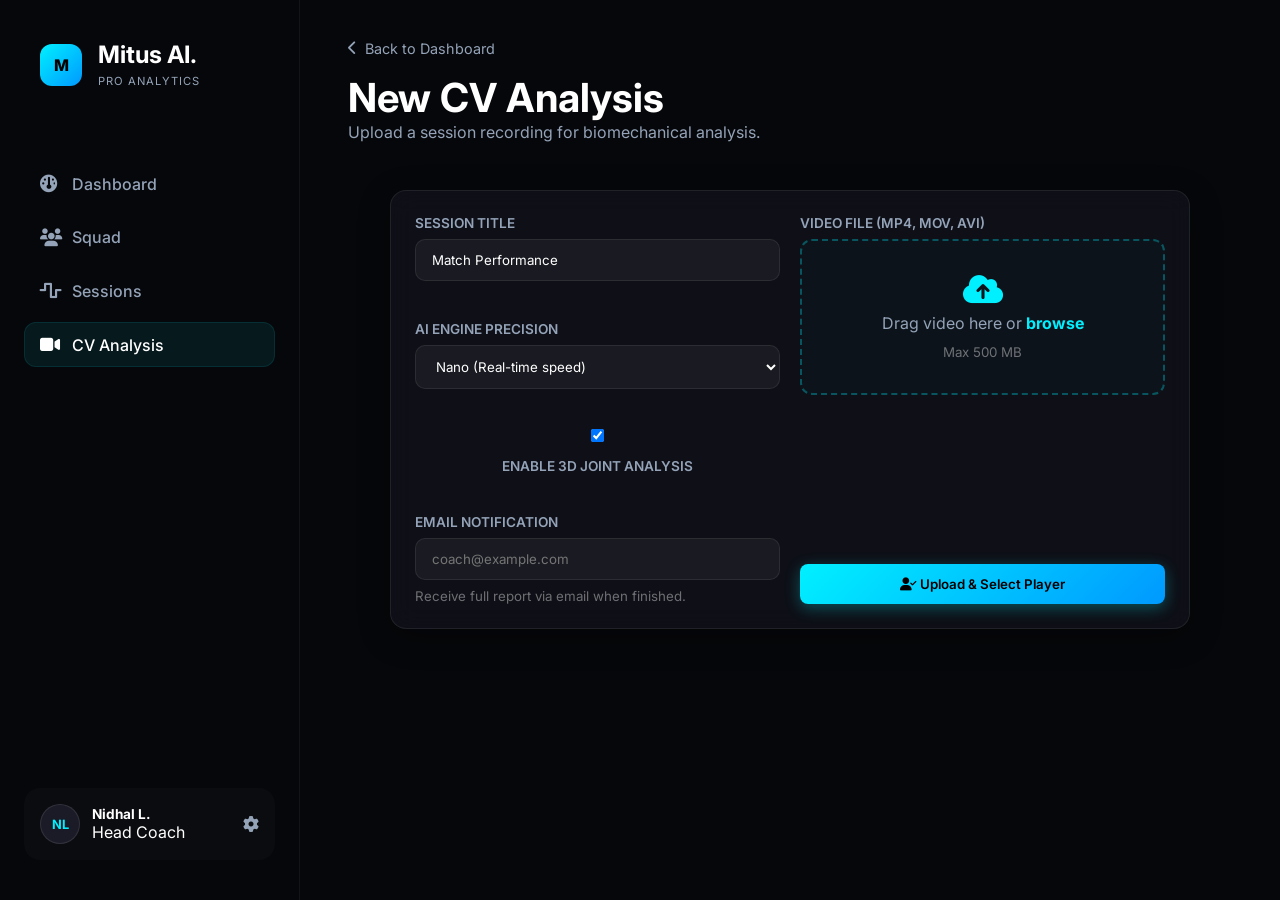
<file: dashboard/index.html>
<!DOCTYPE html>
<html lang="en">
<head>
    <meta charset="UTF-8">
    <meta name="viewport" content="width=device-width, initial-scale=1.0">
    <title>Mitus AI - CV Analysis</title>
    <!-- Fonts -->
    <link rel="preconnect" href="https://fonts.googleapis.com">
    <link rel="preconnect" href="https://fonts.gstatic.com" crossorigin>
    <link href="https://fonts.googleapis.com/css2?family=Inter:wght@300;400;500;600;700;800&family=Outfit:wght@400;600;800&display=swap" rel="stylesheet">
    <!-- Icons -->
    <link rel="stylesheet" href="https://cdnjs.cloudflare.com/ajax/libs/font-awesome/6.4.0/css/all.min.css">
    <link rel="stylesheet" href="dashboard.css">
    <style>
        .fade-in { animation: fadeIn 0.6s cubic-bezier(0.16, 1, 0.3, 1) forwards; }
        @keyframes fadeIn { from { opacity: 0; transform: translateY(20px); } to { opacity: 1; transform: translateY(0); } }
        
        .upload-card { max-width: 800px; margin: 2rem auto; width: 100%; }
        .selection-view { display: none; width: 100%; max-width: 960px; margin: 0 auto; }
        .preview-wrap { position: relative; border-radius: 12px; overflow: hidden; border: 1px solid rgba(0, 240, 255, 0.2); cursor: crosshair; }
        .preview-wrap img { width: 100%; display: block; vertical-align: top; }
        .candidate-row { display: flex; flex-wrap: wrap; gap: 0.5rem; margin: 1rem 0; }
        .candidate-btn { padding: 0.5rem 1rem; border-radius: 8px; border: 1px solid rgba(0, 240, 255, 0.35); background: rgba(0, 240, 255, 0.08); color: var(--text-primary); cursor: pointer; }
        .candidate-btn.selected { border-color: var(--accent-neon); background: rgba(0, 240, 255, 0.2); }
        .processing-view { display: none; flex-direction: column; align-items: center; justify-content: center; flex: 1; text-align: center; }
        .loading-ring-large { width: 150px; height: 150px; border: 4px solid rgba(0, 240, 255, 0.05); border-top: 4px solid var(--accent-neon); border-radius: 50%; animation: spin 1s linear infinite; margin-bottom: 3rem; position: relative; box-shadow: 0 0 40px rgba(0, 240, 255, 0.1); }
        .loading-ring-large::after { content: ''; position: absolute; inset: 15px; border: 4px solid rgba(0, 153, 255, 0.05); border-bottom: 4px solid #0099ff; border-radius: 50%; animation: spin 1.5s linear reverse infinite; }
        @keyframes spin { to { transform: rotate(360deg); } }
    </style>
</head>
<body>
    <div class="app-container">
        <!-- Sidebar -->
        <aside class="sidebar">
            <div class="brand">
                <div class="brand-logo" onclick="toggleSidebar()" style="cursor: pointer;">M</div>
                <div class="brand-text">
                    <h2>Mitus AI.</h2>
                    <span>PRO ANALYTICS</span>
                </div>
            </div>

            <nav>
                <ul class="nav-links">
                    <li><a href="dashboard.html"><i class="fa-solid fa-gauge"></i> <span>Dashboard</span></a></li>
                    <li><a href="#"><i class="fa-solid fa-users"></i> <span>Squad</span></a></li>
                    <li><a href="#"><i class="fa-solid fa-wave-square"></i> <span>Sessions</span></a></li>
                    <li class="active"><a href="/"><i class="fa-solid fa-video"></i> <span>CV Analysis</span></a></li>
                </ul>
            </nav>

            <div class="sidebar-footer">
                <div class="user-avatar">NL</div>
                <div class="user-info">
                    <h4>Nidhal L.</h4>
                    <p>Head Coach</p>
                </div>
                <i class="fa-solid fa-gear" style="margin-left: auto; color: var(--text-secondary); cursor: pointer;"></i>
            </div>
        </aside>

        <!-- Main Content -->
        <main class="main-content">
            
            <!-- UPLOAD INTERFACE -->
            <div id="uploadView" class="fade-in" style="width: 100%;">
                <header class="analysis-header" style="margin-bottom: 3rem;">
                    <div>
                        <a href="dashboard.html" class="back-link"><i class="fa-solid fa-chevron-left"></i> Back to Dashboard</a>
                        <h1 style="font-size: 2.5rem; margin-top: 0.5rem;">New CV Analysis</h1>
                        <p style="color: var(--text-secondary);">Upload a session recording for biomechanical analysis.</p>
                    </div>
                </header>

                <div class="upload-card card glass">
                    <form id="analysisForm">
                        <div class="form-grid">
                            <!-- Left Column: Settings -->
                            <div class="span-6" style="display: flex; flex-direction: column; gap: 1.5rem;">
                                <div class="form-group">
                                    <label>Session Title</label>
                                    <input type="text" id="session_tags" name="session_tags" placeholder="e.g., Sprint Test - AC Milan" value="Match Performance">
                                </div>
                                <div class="form-group" style="margin-top: 1rem;">
                                    <label for="yolo_size">AI Engine Precision</label>
                                    <select id="yolo_size" name="yolo_size" style="width: 100%;">
                                        <option value="n">Nano (Real-time speed)</option>
                                        <option value="m">Medium</option>
                                        <option value="l">Large (Best accuracy)</option>
                                    </select>
                                </div>
                                <div class="form-group" style="display: flex; align-items: center; gap: 1rem; margin-top: 1rem;">
                                    <input type="checkbox" id="run_sports2d" name="run_sports2d" checked>
                                    <label for="run_sports2d" style="margin: 0;">Enable 3D Joint Analysis</label>
                                </div>
                                <div class="form-group" style="margin-top: 1rem;">
                                    <label>Email Notification</label>
                                    <input type="email" id="email" name="email" placeholder="coach@example.com" style="width: 100%;">
                                    <small style="color: rgba(255,255,255,0.4);">Receive full report via email when finished.</small>
                                </div>
                            </div>

                            <!-- Right Column: File Upload -->
                            <div class="span-6" style="display: flex; flex-direction: column; justify-content: space-between;">
                                <div class="form-group">
                                    <label>Video File (MP4, MOV, AVI)</label>
                                    <div style="
                                        border: 2px dashed rgba(0, 240, 255, 0.3);
                                        border-radius: 12px;
                                        padding: 2rem;
                                        text-align: center;
                                        cursor: pointer;
                                        transition: all 0.3s ease;
                                        background: rgba(0, 240, 255, 0.02);
                                    " id="dropZone">
                                        <i class="fa-solid fa-cloud-arrow-up" style="font-size: 2rem; color: var(--accent-neon); margin-bottom: 0.5rem; display: block;"></i>
                                        <p style="color: var(--text-secondary); margin: 0.5rem 0;">Drag video here or <strong style="color: var(--accent-neon);">browse</strong></p>
                                        <small style="color: rgba(255,255,255,0.4);">Max 500 MB</small>
                                        <input type="file" id="file" name="file" accept="video/*" style="display: none;">
                                    </div>
                                </div>
                                <button type="button" id="uploadPreviewBtn" class="btn btn-primary" style="width: 100%; margin-top: 1rem;">
                                    <i class="fa-solid fa-user-check"></i> Upload &amp; Select Player
                                </button>
                            </div>
                        </div>
                    </form>
                </div>
            </div>

            <!-- PLAYER SELECTION -->
            <div id="selectionView" class="selection-view fade-in">
                <header class="analysis-header" style="margin-bottom: 1.5rem;">
                    <div>
                        <button type="button" id="backToUploadBtn" class="back-link" style="background:none;border:none;cursor:pointer;">
                            <i class="fa-solid fa-chevron-left"></i> Back
                        </button>
                        <h1 style="font-size: 2rem; margin-top: 0.5rem;">Select Player to Track</h1>
                        <p id="selectionStatus" style="color: var(--text-secondary);">Click a numbered box on the preview or choose a button below.</p>
                    </div>
                </header>

                <div class="card glass" style="padding: 1.25rem;">
                    <div class="preview-wrap" id="previewWrap">
                        <img id="previewImage" alt="Detection preview" />
                    </div>
                    <div style="display:flex;align-items:center;gap:1rem;margin-top:1rem;flex-wrap:wrap;">
                        <label style="color:var(--text-secondary);font-size:0.9rem;">Frame</label>
                        <input type="range" id="frameSlider" min="0" max="0" value="0" style="flex:1;min-width:120px;" />
                        <span id="frameLabel" style="color:var(--accent-neon);font-size:0.9rem;">0</span>
                        <button type="button" id="refreshFrameBtn" class="btn" style="padding:0.4rem 0.8rem;">
                            <i class="fa-solid fa-rotate"></i> Refresh
                        </button>
                    </div>
                    <div id="candidateButtons" class="candidate-row"></div>
                    <button type="button" id="startAnalysisBtn" class="btn btn-primary" style="width:100%;margin-top:0.5rem;" disabled>
                        <i class="fa-solid fa-play"></i> Start Analysis on Selected Player
                    </button>
                </div>
            </div>

            <!-- PROCESSING INTERFACE -->
            <div id="processingView" class="processing-view">
                <div class="loading-ring-large"></div>
                <h2 style="color: var(--text-secondary); margin-bottom: 1rem;">Processing Your Video</h2>
                <p id="currentStatus" style="font-size: 1.2rem; color: var(--accent-neon); margin-bottom: 2rem;">Initializing AI Engine...</p>
                
                <div style="width: 100%; max-width: 600px; margin: 0 auto 2rem;">
                    <div style="display: flex; justify-content: space-between; margin-bottom: 0.5rem;">
                        <span style="color: var(--text-secondary); font-size: 0.9rem;">Progress</span>
                        <span id="progressPercent" style="color: var(--accent-neon); font-weight: 600;">0%</span>
                    </div>
                    <div style="width: 100%; height: 8px; background: rgba(255,255,255,0.05); border-radius: 10px; overflow: hidden;">
                        <div id="progressBar" style="width: 0%; height: 100%; background: linear-gradient(90deg, var(--accent-neon), #0099ff); transition: width 0.3s ease;"></div>
                    </div>
                </div>

                <div id="logItems" style="
                    width: 100%;
                    max-width: 600px;
                    max-height: 300px;
                    overflow-y: auto;
                    background: rgba(0, 0, 0, 0.3);
                    border-radius: 8px;
                    padding: 1rem;
                    margin-bottom: 2rem;
                    border: 1px solid rgba(0, 240, 255, 0.1);
                "></div>

                <div id="loaderText" style="color: var(--text-secondary); margin-bottom: 2rem; min-height: 24px;"></div>

                <button id="cancelBtn" class="btn btn-danger" style="padding: 0.75rem 1.5rem;">
                    <i class="fa-solid fa-stop-circle"></i> Cancel Analysis
                </button>
            </div>
        </main>
    </div>

    <script>
        const form = document.getElementById('analysisForm');
        const uploadPreviewBtn = document.getElementById('uploadPreviewBtn');
        const uploadView = document.getElementById('uploadView');
        const selectionView = document.getElementById('selectionView');
        const processingView = document.getElementById('processingView');
        const progressBar = document.getElementById('progressBar');
        const progressPercent = document.getElementById('progressPercent');
        const currentStatus = document.getElementById('currentStatus');
        const logItems = document.getElementById('logItems');
        const loaderText = document.getElementById('loaderText');
        const cancelBtn = document.getElementById('cancelBtn');
        const dropZone = document.getElementById('dropZone');
        const fileInput = document.getElementById('file');
        const previewImage = document.getElementById('previewImage');
        const candidateButtons = document.getElementById('candidateButtons');
        const startAnalysisBtn = document.getElementById('startAnalysisBtn');
        const selectionStatus = document.getElementById('selectionStatus');
        const frameSlider = document.getElementById('frameSlider');
        const frameLabel = document.getElementById('frameLabel');
        const refreshFrameBtn = document.getElementById('refreshFrameBtn');
        const backToUploadBtn = document.getElementById('backToUploadBtn');

        const PREVIEW_BANNER_H = 40;

        function toggleSidebar() {
            document.querySelector('.sidebar').classList.toggle('collapsed');
        }

        let pollInterval = null;
        let lastLogIndex = 0;
        let previewSessionId = null;
        let previewCandidates = [];
        let selectedCandidateIndex = null;
        let previewMeta = { width: 0, height: 0, frame_idx: 0 };

        // If a job is still running, open the dashboard (it polls until complete)
        window.addEventListener('load', () => {
            const activeJobId = localStorage.getItem('mitus_active_job_id');
            if (activeJobId) {
                window.location.href = `dashboard.html?job_id=${activeJobId}`;
            }
        });

        function addLog(msg) {
            const div = document.createElement('div');
            div.className = 'fade-in';
            div.style.fontSize = '0.85rem';
            div.style.padding = '8px 12px';
            div.style.background = 'rgba(255,255,255,0.02)';
            div.style.borderRadius = '8px';
            div.style.color = '#94a3b8';
            div.innerHTML = `<span style="color: var(--accent-neon); margin-right: 10px;">[${new Date().toLocaleTimeString()}]</span> ${msg}`;
            logItems.prepend(div);
            if (logItems.children.length > 5) logItems.lastElementChild.remove();
        }

        function updateTelemetry(logs) {
            if (!logs || !Array.isArray(logs)) return;
            
            for (let i = lastLogIndex; i < logs.length; i++) {
                const logMsg = logs[i].split(' - ')[1] || logs[i];
                currentStatus.innerText = logMsg.toUpperCase();
                addLog(logMsg);
                
                // Heuristic for progress
                let progress = Math.min(95, (i / logs.length) * 100 + 10);
                if (logMsg.toLowerCase().includes('finalized')) progress = 100;
                
                progressBar.style.width = `${progress}%`;
                progressPercent.innerText = `${Math.round(progress)}%`;
                lastLogIndex++;
            }
        }

        async function pollStatus(jobId) {
            try {
                const response = await fetch(`/analyses/${jobId}`);
                if (!response.ok) return;
                
                const data = await response.json();
                updateTelemetry(data.logs);

                if (data.status === 'success') {
                    clearInterval(pollInterval);
                    localStorage.removeItem('mitus_active_job_id');
                    progressBar.style.width = '100%';
                    progressPercent.innerText = '100%';
                    currentStatus.innerText = "PIPELINE COMPLETED";
                    
                    setTimeout(() => {
                        window.location.href = `dashboard.html?job_id=${jobId}`;
                    }, 1000);
                } else if (data.status === 'failed' || data.status === 'cancelled') {
                    clearInterval(pollInterval);
                    localStorage.removeItem('mitus_active_job_id');
                    currentStatus.innerText = data.status === 'cancelled' ? "ANALYSIS CANCELLED" : "ANALYSIS FAILED";
                    currentStatus.style.color = "#ef4444";
                    loaderText.innerText = data.error || (data.status === 'cancelled' ? "Job stopped by user." : "A critical error occurred in the AI engine.");
                    
                    uploadPreviewBtn.disabled = false;
                    cancelBtn.style.display = 'none';
                    
                    addLog(data.status === 'cancelled' ? "JOB STOPPED: User Aborted" : "CRITICAL ERROR: " + (data.error || "Engine Stopped"));
                    
                    setTimeout(() => {
                        if (confirm("Job " + data.status + ". Return to upload?")) {
                            window.location.reload();
                        }
                    }, 3000);
                }
            } catch (err) {
                console.error("Polling Error:", err);
            }
        }

        cancelBtn.onclick = async () => {
            const jobId = localStorage.getItem('mitus_active_job_id');
            if (!jobId) return;

            if (!confirm("Are you sure you want to stop this analysis? Any unsaved progress will be lost.")) {
                return;
            }

            cancelBtn.disabled = true;
            cancelBtn.innerHTML = '<i class="fa-solid fa-spinner fa-spin"></i> Cancelling...';
            
            try {
                const res = await fetch(`/analyses/${jobId}/cancel`, { method: 'POST' });
                if (res.ok) {
                    addLog("Cancellation request sent to AI Engine.");
                } else {
                    const err = await res.json();
                    alert("Error: " + err.message);
                    cancelBtn.disabled = false;
                    cancelBtn.innerHTML = '<i class="fa-solid fa-stop-circle"></i> Cancel Analysis';
                }
            } catch (err) {
                alert("Failed to reach server: " + err.message);
                cancelBtn.disabled = false;
                cancelBtn.innerHTML = '<i class="fa-solid fa-stop-circle"></i> Cancel Analysis';
            }
        };

        // Drag and drop
        dropZone.addEventListener('dragover', (e) => {
            e.preventDefault();
            dropZone.style.borderColor = 'var(--accent-neon)';
            dropZone.style.background = 'rgba(0, 240, 255, 0.05)';
        });
        dropZone.addEventListener('dragleave', () => {
            dropZone.style.borderColor = 'rgba(0, 240, 255, 0.3)';
            dropZone.style.background = 'rgba(0, 240, 255, 0.02)';
        });
        dropZone.addEventListener('drop', (e) => {
            e.preventDefault();
            dropZone.style.borderColor = 'rgba(0, 240, 255, 0.3)';
            dropZone.style.background = 'rgba(0, 240, 255, 0.02)';
            fileInput.files = e.dataTransfer.files;
        });
        dropZone.addEventListener('click', () => fileInput.click());

        form.addEventListener('submit', (e) => e.preventDefault());

        function showView(name) {
            uploadView.style.display = name === 'upload' ? 'block' : 'none';
            selectionView.style.display = name === 'selection' ? 'block' : 'none';
            processingView.style.display = name === 'processing' ? 'flex' : 'none';
        }

        function renderCandidateButtons() {
            candidateButtons.innerHTML = '';
            previewCandidates.forEach((c) => {
                const btn = document.createElement('button');
                btn.type = 'button';
                btn.className = 'candidate-btn' + (selectedCandidateIndex === c.index ? ' selected' : '');
                btn.textContent = `Player ${c.index + 1}` + (c.confidence ? ` (${(c.confidence * 100).toFixed(0)}%)` : '');
                btn.onclick = () => selectCandidate(c.index);
                candidateButtons.appendChild(btn);
            });
            startAnalysisBtn.disabled = selectedCandidateIndex === null || previewCandidates.length === 0;
        }

        function selectCandidate(index) {
            selectedCandidateIndex = index;
            renderCandidateButtons();
            selectionStatus.textContent = `Selected player ${index + 1}. Click "Start Analysis" to run the full pipeline.`;
        }

        function applyPreviewData(data) {
            previewSessionId = data.session_id;
            previewCandidates = data.candidates || [];
            previewMeta = {
                width: data.width,
                height: data.height,
                frame_idx: data.frame_idx,
            };
            selectedCandidateIndex = previewCandidates.length === 1 ? 0 : null;

            previewImage.src = 'data:image/jpeg;base64,' + data.image_jpeg_base64;
            selectionStatus.textContent = data.message || 'Select a player.';

            frameSlider.max = Math.max(0, (data.frame_count || 1) - 1);
            frameSlider.value = data.frame_idx || 0;
            frameLabel.textContent = String(data.frame_idx || 0);

            renderCandidateButtons();
            showView('selection');
        }

        function mapClickToCandidate(event) {
            if (!previewCandidates.length || !previewMeta.width) return;
            const rect = previewImage.getBoundingClientRect();
            const scaleX = previewMeta.width / rect.width;
            const scaleY = (previewMeta.height + PREVIEW_BANNER_H) / rect.height;
            const x = Math.round((event.clientX - rect.left) * scaleX);
            const y = Math.round((event.clientY - rect.top) * scaleY);

            let best = null;
            let bestDist = Infinity;
            const ay = y - PREVIEW_BANNER_H;
            for (const c of previewCandidates) {
                const [bx, by, bw, bh] = c.bbox;
                if (bx <= x && x <= bx + bw && ay >= by && ay <= by + bh) {
                    selectCandidate(c.index);
                    return;
                }
                const cx = bx + bw / 2;
                const cy = by + bh / 2;
                const d = (x - cx) ** 2 + (ay - cy) ** 2;
                if (d < bestDist) {
                    bestDist = d;
                    best = c.index;
                }
            }
            if (best !== null) selectCandidate(best);
        }

        previewImage.addEventListener('click', mapClickToCandidate);

        frameSlider.addEventListener('input', () => {
            frameLabel.textContent = String(frameSlider.value);
        });

        backToUploadBtn.onclick = () => {
            previewSessionId = null;
            selectedCandidateIndex = null;
            showView('upload');
        };

        refreshFrameBtn.onclick = async () => {
            if (!previewSessionId) return;
            refreshFrameBtn.disabled = true;
            const fd = new FormData();
            fd.append('session_id', previewSessionId);
            fd.append('frame_idx', frameSlider.value);
            try {
                const res = await fetch('/analyze/preview/refresh', { method: 'POST', body: fd });
                const data = await res.json();
                if (!res.ok) throw new Error(data.detail || data.message || 'Refresh failed');
                applyPreviewData(data);
            } catch (err) {
                alert('Error: ' + err.message);
            } finally {
                refreshFrameBtn.disabled = false;
            }
        };

        uploadPreviewBtn.onclick = async () => {
            if (fileInput.files.length === 0) {
                alert('Please select a video file.');
                return;
            }

            uploadPreviewBtn.disabled = true;
            uploadPreviewBtn.innerHTML = '<i class="fa-solid fa-spinner fa-spin"></i> Detecting players...';

            const fd = new FormData();
            fd.append('file', fileInput.files[0]);
            fd.append('yolo_size', document.getElementById('yolo_size').value);

            try {
                const res = await fetch('/analyze/preview', { method: 'POST', body: fd });
                const data = await res.json();
                if (!res.ok) throw new Error(data.detail || data.message || 'Preview failed');
                applyPreviewData(data);
            } catch (err) {
                alert('Error: ' + err.message);
            } finally {
                uploadPreviewBtn.disabled = false;
                uploadPreviewBtn.innerHTML = '<i class="fa-solid fa-user-check"></i> Upload &amp; Select Player';
            }
        };

        startAnalysisBtn.onclick = async () => {
            if (previewSessionId === null || selectedCandidateIndex === null) {
                alert('Please select a player first.');
                return;
            }

            startAnalysisBtn.disabled = true;
            startAnalysisBtn.innerHTML = '<i class="fa-solid fa-spinner fa-spin"></i> Starting...';

            const fd = new FormData(form);
            fd.append('session_id', previewSessionId);
            fd.append('candidate_index', String(selectedCandidateIndex));
            fd.set('run_sports2d', document.getElementById('run_sports2d').checked ? 'true' : 'false');

            try {
                const res = await fetch('/analyze/confirm', { method: 'POST', body: fd });
                const data = await res.json();

                if (res.status === 202 && data.job_id) {
                    localStorage.setItem('mitus_active_job_id', data.job_id);
                    localStorage.setItem('mitus_latest_job_id', data.job_id);
                    window.location.href = `dashboard.html?job_id=${data.job_id}`;
                    return;
                } else {
                    throw new Error(data.detail || data.message || 'Failed to start analysis');
                }
            } catch (err) {
                alert('Error: ' + err.message);
                startAnalysisBtn.disabled = false;
                startAnalysisBtn.innerHTML = '<i class="fa-solid fa-play"></i> Start Analysis on Selected Player';
            }
        };
    </script>
</body>
</html>
</file>
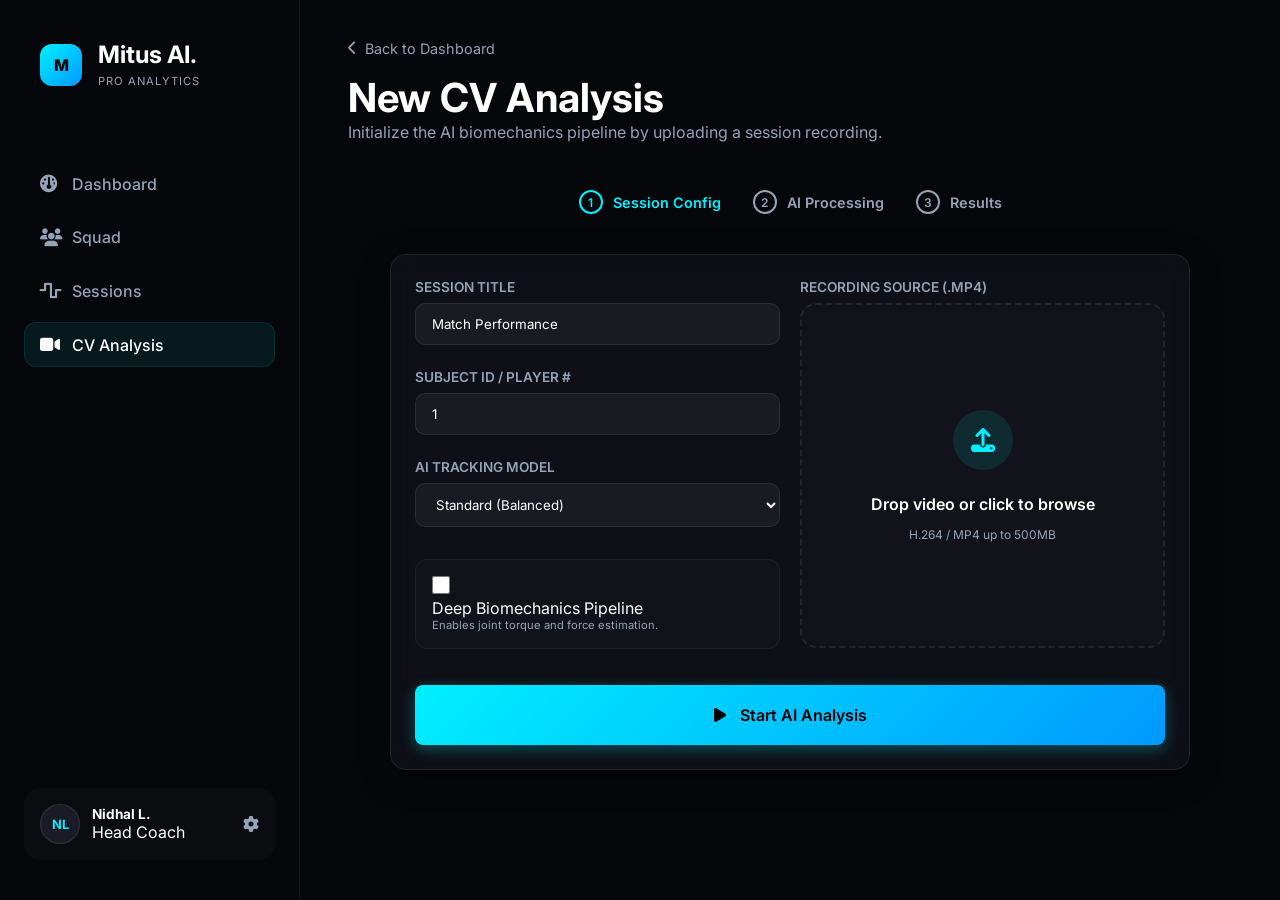
<file: static_ui/index.html>
<!DOCTYPE html>
<html lang="en">
<head>
    <meta charset="UTF-8">
    <meta name="viewport" content="width=device-width, initial-scale=1.0">
    <title>Mitus AI - CV Analysis</title>
    <!-- Fonts -->
    <link rel="preconnect" href="https://fonts.googleapis.com">
    <link rel="preconnect" href="https://fonts.gstatic.com" crossorigin>
    <link href="https://fonts.googleapis.com/css2?family=Inter:wght@300;400;500;600;700;800&family=Outfit:wght@400;600;800&display=swap" rel="stylesheet">
    <!-- Icons -->
    <link rel="stylesheet" href="https://cdnjs.cloudflare.com/ajax/libs/font-awesome/6.4.0/css/all.min.css">
    <link rel="stylesheet" href="dashboard.css">
    <style>
        .fade-in { animation: fadeIn 0.6s cubic-bezier(0.16, 1, 0.3, 1) forwards; }
        @keyframes fadeIn { from { opacity: 0; transform: translateY(20px); } to { opacity: 1; transform: translateY(0); } }
        
        .upload-card {
            max-width: 800px;
            margin: 2rem auto;
            width: 100%;
        }

        .step-indicator {
            display: flex;
            gap: 2rem;
            margin-bottom: 2.5rem;
            justify-content: center;
        }

        .step {
            display: flex;
            align-items: center;
            gap: 10px;
            color: var(--text-secondary);
            font-weight: 600;
            font-size: 0.9rem;
        }

        .step.active { color: var(--accent-neon); }
        .step-num {
            width: 24px;
            height: 24px;
            border-radius: 50%;
            border: 2px solid currentColor;
            display: flex;
            align-items: center;
            justify-content: center;
            font-size: 0.75rem;
        }

        .processing-view {
            display: none;
            flex-direction: column;
            align-items: center;
            justify-content: center;
            flex: 1;
            text-align: center;
        }

        .loading-ring-large {
            width: 150px;
            height: 150px;
            border: 4px solid rgba(0, 240, 255, 0.05);
            border-top: 4px solid var(--accent-neon);
            border-radius: 50%;
            animation: spin 1s linear infinite;
            margin-bottom: 3rem;
            position: relative;
            box-shadow: 0 0 40px rgba(0, 240, 255, 0.1);
        }

        .loading-ring-large::after {
            content: '';
            position: absolute;
            inset: 15px;
            border: 4px solid rgba(0, 153, 255, 0.05);
            border-bottom: 4px solid #0099ff;
            border-radius: 50%;
            animation: spin 1.5s linear reverse infinite;
        }
    </style>
</head>
<body>
    <div class="app-container">
        <!-- Sidebar -->
        <aside class="sidebar">
            <div class="brand">
                <div class="brand-logo" onclick="toggleSidebar()" style="cursor: pointer;">M</div>
                <div class="brand-text">
                    <h2>Mitus AI.</h2>
                    <span>PRO ANALYTICS</span>
                </div>
            </div>

            <nav>
                <ul class="nav-links">
                    <li><a href="dashboard.html"><i class="fa-solid fa-gauge"></i> <span>Dashboard</span></a></li>
                    <li><a href="#"><i class="fa-solid fa-users"></i> <span>Squad</span></a></li>
                    <li><a href="#"><i class="fa-solid fa-wave-square"></i> <span>Sessions</span></a></li>
                    <li class="active"><a href="/"><i class="fa-solid fa-video"></i> <span>CV Analysis</span></a></li>
                </ul>
            </nav>

            <div class="sidebar-footer">
                <div class="user-avatar">NL</div>
                <div class="user-info">
                    <h4>Nidhal L.</h4>
                    <p>Head Coach</p>
                </div>
                <i class="fa-solid fa-gear" style="margin-left: auto; color: var(--text-secondary); cursor: pointer;"></i>
            </div>
        </aside>

        <!-- Main Content -->
        <main class="main-content">
            
            <!-- STEP 1: UPLOAD INTERFACE -->
            <div id="uploadView" class="fade-in" style="width: 100%;">
                <header class="analysis-header" style="margin-bottom: 3rem;">
                    <div>
                        <a href="dashboard.html" class="back-link"><i class="fa-solid fa-chevron-left"></i> Back to Dashboard</a>
                        <h1 style="font-size: 2.5rem; margin-top: 0.5rem;">New CV Analysis</h1>
                        <p style="color: var(--text-secondary);">Initialize the AI biomechanics pipeline by uploading a session recording.</p>
                    </div>
                </header>

                <div class="step-indicator">
                    <div class="step active"><div class="step-num">1</div> Session Config</div>
                    <div class="step"><div class="step-num">2</div> AI Processing</div>
                    <div class="step"><div class="step-num">3</div> Results</div>
                </div>

                <div class="upload-card card glass">
                    <form id="analysisForm">
                        <div class="form-grid">
                            <!-- Left Column: Settings -->
                            <div class="span-6" style="display: flex; flex-direction: column; gap: 1.5rem;">
                                <div class="form-group">
                                    <label>Session Title</label>
                                    <input type="text" id="session_tags" name="session_tags" placeholder="e.g., Sprint Test - AC Milan" value="Match Performance">
                                </div>
                                <div class="form-group">
                                    <label>Subject ID / Player #</label>
                                    <input type="number" id="player_id" name="player_id" value="1" min="1">
                                </div>
                                <div class="form-group">
                                    <label>AI Tracking Model</label>
                                    <select id="yolo_size" name="yolo_size">
                                        <option value="n">Nano (Real-time speed)</option>
                                        <option value="s" selected>Standard (Balanced)</option>
                                        <option value="m">Advanced (Clinical precision)</option>
                                        <option value="l">Elite (Maximum depth)</option>
                                    </select>
                                </div>
                                <div class="checkbox-group" style="padding: 1rem; background: rgba(255,255,255,0.02); border-radius: 12px; border: 1px solid rgba(255,255,255,0.05);">
                                    <input type="checkbox" id="run_sports2d" name="run_sports2d">
                                    <div style="display: flex; flex-direction: column;">
                                        <label for="run_sports2d" style="margin: 0; color: white;">Deep Biomechanics Pipeline</label>
                                        <span style="font-size: 0.7rem; color: var(--text-secondary);">Enables joint torque and force estimation.</span>
                                    </div>
                                </div>
                            </div>

                            <!-- Right Column: Upload Area -->
                            <div class="span-6">
                                <div class="form-group" style="height: 100%;">
                                    <label>Recording Source (.MP4)</label>
                                    <div class="file-drop-zone" id="dropZone" style="height: calc(100% - 25px); min-height: 250px; display: flex; align-items: center; justify-content: center;">
                                        <input type="file" id="file" name="file" accept="video/mp4" required>
                                        <div class="drop-zone-text">
                                            <div style="width: 60px; height: 60px; border-radius: 50%; background: rgba(0,240,255,0.1); display: flex; align-items: center; justify-content: center; margin-bottom: 1rem;">
                                                <i class="fa-solid fa-upload" style="font-size: 1.5rem; color: var(--accent-neon);"></i>
                                            </div>
                                            <span style="font-weight: 600; color: white;">Drop video or click to browse</span>
                                            <p style="font-size: 0.75rem; margin-top: 5px;">H.264 / MP4 up to 500MB</p>
                                        </div>
                                    </div>
                                </div>
                            </div>

                            <div class="span-12" style="margin-top: 1rem;">
                                <button type="submit" id="submitBtn" class="btn btn-primary" style="width: 100%; padding: 1.25rem; font-size: 1rem;">
                                    <i class="fa-solid fa-play" style="margin-right: 10px;"></i> Start AI Analysis
                                </button>
                            </div>
                        </div>
                    </form>
                </div>
            </div>

            <!-- STEP 2: PROCESSING STATE -->
            <div id="processingView" class="processing-view fade-in">
                <div class="loading-ring-large"></div>
                <h1 id="loaderTitle" style="font-size: 2.5rem; margin-bottom: 1rem;">Neural Network Active</h1>
                <p id="loaderText" style="color: var(--text-secondary); font-size: 1.1rem; max-width: 500px; line-height: 1.6;">
                    The Mitus AI Engine is currently processing your video frames. This includes pose estimation, trajectory mapping, and biomechanical modeling.
                </p>
                
                <div style="width: 100%; max-width: 600px; margin-top: 4rem;">
                    <div style="display: flex; justify-content: space-between; margin-bottom: 10px; font-size: 0.85rem; font-weight: 600;">
                        <span id="currentStatus" style="color: var(--accent-neon);">INITIALIZING PIPELINE</span>
                        <span id="progressPercent">0%</span>
                    </div>
                    <div class="progress-track" style="width: 100%; height: 8px; background: rgba(255,255,255,0.05); border-radius: 4px; overflow: hidden;">
                        <div class="progress-fill" id="progressBar" style="height: 100%; background: linear-gradient(90deg, var(--accent-neon), #0099ff); width: 0%; box-shadow: 0 0 20px rgba(0,240,255,0.3); transition: width 0.5s ease;"></div>
                    </div>
                </div>

                <div id="eventStream" class="glass" style="margin-top: 3rem; width: 100%; max-width: 600px; border-radius: 16px; padding: 1.5rem; text-align: left;">
                    <h4 style="margin-bottom: 1rem; font-size: 0.8rem; text-transform: uppercase; color: var(--text-secondary); letter-spacing: 1px;">Telemetry Log</h4>
                    <div id="logItems" style="display: flex; flex-direction: column; gap: 8px;">
                        <!-- Logs will appear here -->
                    </div>
                </div>
            </div>

        </main>
    </div>

    <script>
        const form = document.getElementById('analysisForm');
        const submitBtn = document.getElementById('submitBtn');
        const uploadView = document.getElementById('uploadView');
        const processingView = document.getElementById('processingView');
        const progressBar = document.getElementById('progressBar');
        const progressPercent = document.getElementById('progressPercent');
        const currentStatus = document.getElementById('currentStatus');
        const logItems = document.getElementById('logItems');
        const loaderText = document.getElementById('loaderText');

        function toggleSidebar() {
            document.querySelector('.sidebar').classList.toggle('collapsed');
        }

        let pollInterval = null;
        let lastLogIndex = 0;

        function addLog(msg) {
            const div = document.createElement('div');
            div.className = 'fade-in';
            div.style.fontSize = '0.85rem';
            div.style.padding = '8px 12px';
            div.style.background = 'rgba(255,255,255,0.02)';
            div.style.borderRadius = '8px';
            div.style.color = '#94a3b8';
            div.innerHTML = `<span style="color: var(--accent-neon); margin-right: 10px;">[${new Date().toLocaleTimeString()}]</span> ${msg}`;
            logItems.prepend(div);
            if (logItems.children.length > 5) logItems.lastElementChild.remove();
        }

        function updateTelemetry(logs) {
            if (!logs || !Array.isArray(logs)) return;
            
            for (let i = lastLogIndex; i < logs.length; i++) {
                const logMsg = logs[i].split(' - ')[1] || logs[i];
                currentStatus.innerText = logMsg.toUpperCase();
                addLog(logMsg);
                
                // Heuristic for progress
                let progress = Math.min(95, (i / logs.length) * 100 + 10);
                if (logMsg.toLowerCase().includes('finalized')) progress = 100;
                
                progressBar.style.width = `${progress}%`;
                progressPercent.innerText = `${Math.round(progress)}%`;
                lastLogIndex++;
            }
        }

        async function pollStatus(jobId) {
            try {
                const response = await fetch(`/analyses/${jobId}`);
                if (!response.ok) return;
                
                const data = await response.json();
                updateTelemetry(data.logs);

                if (data.status === 'success') {
                    clearInterval(pollInterval);
                    progressBar.style.width = '100%';
                    progressPercent.innerText = '100%';
                    currentStatus.innerText = "PIPELINE COMPLETED";
                    
                    setTimeout(() => {
                        window.location.href = `dashboard.html?job_id=${jobId}`;
                    }, 1000);
                } else if (data.status === 'failed') {
                    clearInterval(pollInterval);
                    currentStatus.innerText = "ANALYSIS FAILED";
                    currentStatus.style.color = "#ef4444";
                    loaderText.innerText = data.error || "A critical error occurred in the AI engine.";
                    submitBtn.disabled = false;
                    addLog("CRITICAL ERROR: " + (data.error || "Engine Stopped"));
                }
            } catch (err) {
                console.error("Polling Error:", err);
            }
        }

        form.onsubmit = async (e) => {
            e.preventDefault();
            
            const fileInput = document.getElementById('file');
            if (fileInput.files.length === 0) {
                alert("Please select a video file.");
                return;
            }

            submitBtn.disabled = true;
            uploadView.style.display = 'none';
            processingView.style.display = 'flex';
            
            addLog("Uploading high-resolution capture...");
            
            const formData = new FormData(form);
            try {
                const response = await fetch('/analyze', {
                    method: 'POST',
                    body: formData
                });

                const data = await response.json();
                if (response.status === 202 || response.ok) {
                    addLog("Stream accepted by AI gateway.");
                    addLog("Job UUID: " + data.job_id);
                    pollInterval = setInterval(() => pollStatus(data.job_id), 2500);
                } else {
                    throw new Error(data.detail || 'Analysis failed to start');
                }
            } catch (err) {
                processingView.style.display = 'none';
                uploadView.style.display = 'block';
                alert("Error initializing pipeline: " + err.message);
                submitBtn.disabled = false;
            }
        };

        // File drop zone logic
        const dropZone = document.getElementById('dropZone');
        const fileInput = document.getElementById('file');

        dropZone.onclick = () => fileInput.click();
        fileInput.onchange = () => {
            if (fileInput.files.length > 0) {
                const name = fileInput.files[0].name;
                dropZone.querySelector('span').innerText = name;
                dropZone.querySelector('span').style.color = "var(--accent-neon)";
                dropZone.style.borderColor = "var(--accent-neon)";
                addLog("File selected: " + name);
            }
        };
    </script>
</body>
</html>
</file>
<file: dashboard/dashboard.css>
:root {
    --bg-dark: #090a0f;
    --bg-card: rgba(20, 22, 32, 0.6);
    --bg-card-hover: rgba(30, 34, 50, 0.8);
    --border-glass: rgba(255, 255, 255, 0.08);
    --text-primary: #ffffff;
    --text-secondary: #94a3b8;
    --accent-neon: #00f0ff;
    --accent-highlight: #ffcb00;
    --risk-low: #10b981;
    --risk-medium: #f59e0b;
    --risk-high: #ef4444;
    
    --font-heading: 'Outfit', sans-serif;
    --font-body: 'Inter', sans-serif;
}

* {
    margin: 0;
    padding: 0;
    box-sizing: border-box;
}

body {
    background-color: var(--bg-dark);
    background-image: 
        radial-gradient(at 0% 0%, rgba(0, 240, 255, 0.1) 0px, transparent 50%),
        radial-gradient(at 100% 100%, rgba(255, 203, 0, 0.05) 0px, transparent 50%);
    background-attachment: fixed;
    color: var(--text-primary);
    font-family: var(--font-body);
    min-height: 100vh;
    overflow-x: hidden;
}

/* Glassmorphism Utilities */
.glass {
    background: var(--bg-card);
    backdrop-filter: blur(12px);
    -webkit-backdrop-filter: blur(12px);
    border: 1px solid var(--border-glass);
    box-shadow: 0 8px 32px 0 rgba(0, 0, 0, 0.3);
}

/* Layout */
.app-container {
    display: flex;
    width: 100%;
    min-height: 100vh;
    background: #06070a;
}

/* Navigation Sidebar */
.sidebar {
    width: 300px;
    background: #06070a;
    border-right: 1px solid rgba(255, 255, 255, 0.05);
    display: flex;
    flex-direction: column;
    padding: 2.5rem 1.5rem;
    flex-shrink: 0;
    position: sticky;
    top: 0;
    height: 100vh;
    transition: width 0.3s cubic-bezier(0.4, 0, 0.2, 1);
    overflow: hidden;
}

.sidebar.collapsed {
    width: 88px;
    padding: 2.25rem 0;
    align-items: center;
}

.main-content {
    flex: 1;
    padding: 2.5rem 3rem;
    overflow-y: auto;
    display: flex;
    flex-direction: column;
    gap: 2rem;
    width: 100%;
}

.brand {
    margin-bottom: 3.5rem;
    display: flex;
    align-items: center;
    gap: 16px;
    padding: 0 1rem;
    width: 100%;
    transition: all 0.3s ease;
}

.sidebar.collapsed .brand {
    padding: 0;
    justify-content: center;
}

.brand-logo {
    width: 42px;
    height: 42px;
    background: linear-gradient(135deg, var(--accent-neon) 0%, #0099ff 100%);
    border-radius: 12px;
    display: flex;
    align-items: center;
    justify-content: center;
    font-weight: 800;
    color: #000;
    flex-shrink: 0;
    transition: all 0.3s ease;
}

.sidebar.collapsed .brand-logo {
    width: 48px;
    height: 48px;
    border-radius: 50%;
}

.brand-text {
    transition: opacity 0.2s ease, transform 0.2s ease;
    white-space: nowrap;
}

.sidebar.collapsed .brand-text {
    opacity: 0;
    pointer-events: none;
    transform: translateX(-10px);
}

.brand-text span {
    font-size: 0.7rem;
    text-transform: uppercase;
    color: var(--text-secondary);
    letter-spacing: 1px;
}

.nav-links {
    list-style: none;
    margin-top: 1rem;
}

.nav-links li {
    margin-bottom: 0.5rem;
}

.nav-links a {
    display: flex;
    align-items: center;
    gap: 12px;
    padding: 0.8rem 1rem;
    border-radius: 12px;
    color: var(--text-secondary);
    text-decoration: none;
    font-weight: 500;
    transition: all 0.3s cubic-bezier(0.4, 0, 0.2, 1);
    white-space: nowrap;
}

.sidebar.collapsed .nav-links a {
    width: 48px;
    height: 48px;
    padding: 0;
    justify-content: center;
    margin: 0 auto;
}

.sidebar.collapsed .nav-links a i {
    width: auto;
    font-size: 1.25rem;
}

.nav-links a:hover {
    color: white;
    background: rgba(255, 255, 255, 0.03);
}

.nav-links li.active a {
    color: white;
    background: rgba(0, 240, 255, 0.08);
    box-shadow: inset 0 0 0 1px rgba(0, 240, 255, 0.1);
}

.nav-links a i {
    font-size: 1.1rem;
    width: 20px;
}

.sidebar-footer {
    margin-top: auto;
    padding: 1rem;
    background: rgba(255, 255, 255, 0.02);
    border-radius: 16px;
    display: flex;
    align-items: center;
    gap: 12px;
}

.user-avatar {
    width: 40px;
    height: 40px;
    border-radius: 50%;
    background: #1a1b26;
    display: flex;
    align-items: center;
    justify-content: center;
    font-weight: bold;
    color: var(--accent-neon);
    font-size: 0.8rem;
    border: 1px solid rgba(255,255,255,0.1);
}

.user-info h4 {
    font-size: 0.85rem;
    margin: 0;
}

.sidebar.collapsed .user-info {
    display: none;
}

.sidebar.collapsed .sidebar-footer {
    width: 48px;
    height: 48px;
    padding: 0;
    justify-content: center;
    background: transparent;
    border: 1px solid rgba(255,255,255,0.05);
}

.sidebar.collapsed .user-avatar {
    width: 36px;
    height: 36px;
    margin: 0;
}

/* CV Feed Specific Styles */
.analysis-header {
    display: flex;
    justify-content: space-between;
    align-items: center;
    margin-bottom: 2rem;
}

.back-link {
    display: flex;
    align-items: center;
    gap: 8px;
    color: var(--text-secondary);
    text-decoration: none;
    font-size: 0.9rem;
    margin-bottom: 1rem;
}

.cv-feed-container {
    display: grid;
    grid-template-columns: 1fr 350px;
    gap: 2rem;
    flex: 1;
    min-height: 0;
}

.video-container {
    background: #000;
    border-radius: 20px;
    overflow: hidden;
    position: relative;
    border: 1px solid rgba(255, 255, 255, 0.05);
}

.video-overlay-top {
    position: absolute;
    top: 20px;
    left: 20px;
    right: 20px;
    display: flex;
    justify-content: space-between;
    pointer-events: none;
}

.rec-status {
    display: flex;
    align-items: center;
    gap: 8px;
    color: white;
    font-weight: 700;
    font-size: 0.8rem;
    letter-spacing: 1px;
}

.rec-dot {
    width: 10px;
    height: 10px;
    background: #ff4444;
    border-radius: 50%;
    animation: blink 1s infinite;
}

@keyframes blink {
    50% { opacity: 0; }
}

.cam-meta {
    display: flex;
    gap: 10px;
}

.meta-pill {
    background: rgba(0, 0, 0, 0.5);
    backdrop-filter: blur(4px);
    padding: 4px 12px;
    border-radius: 6px;
    font-size: 0.7rem;
    font-weight: 600;
    color: rgba(255,255,255,0.7);
    border: 1px solid rgba(255,255,255,0.1);
}

.video-overlay-bottom {
    position: absolute;
    bottom: 20px;
    left: 20px;
    right: 20px;
    background: rgba(0, 0, 0, 0.5);
    backdrop-filter: blur(8px);
    padding: 15px 25px;
    border-radius: 12px;
    border: 1px solid rgba(255, 255, 255, 0.05);
    display: flex;
    gap: 30px;
}

.status-item label {
    display: block;
    font-size: 0.65rem;
    color: var(--text-secondary);
    text-transform: uppercase;
    margin-bottom: 2px;
}

.status-item span {
    font-size: 0.85rem;
    font-weight: 600;
    color: var(--accent-neon);
}

.event-stream {
    background: var(--bg-card);
    border-radius: 20px;
    padding: 1.5rem;
    display: flex;
    flex-direction: column;
}

.event-list {
    margin-top: 1rem;
    display: flex;
    flex-direction: column;
    gap: 1rem;
    overflow-y: auto;
}

.event-item {
    display: flex;
    gap: 12px;
    padding-bottom: 1rem;
    border-bottom: 1px solid rgba(255, 255, 255, 0.03);
}

.event-icon {
    width: 32px;
    height: 32px;
    border-radius: 8px;
    background: rgba(0, 240, 255, 0.1);
    display: flex;
    align-items: center;
    justify-content: center;
    color: var(--accent-neon);
    flex-shrink: 0;
}

.event-details p {
    font-size: 0.85rem;
    margin: 0;
    color: white;
}

.event-details span {
    font-size: 0.75rem;
    color: var(--text-secondary);
}

/* Loading Animations */
.loading-overlay {
    position: absolute;
    top: 0;
    left: 0;
    right: 0;
    bottom: 0;
    background: rgba(6, 7, 10, 0.9);
    display: flex;
    flex-direction: column;
    align-items: center;
    justify-content: center;
    z-index: 10;
}

.ai-core-container {
    position: relative;
    width: 120px;
    height: 120px;
    margin-bottom: 2rem;
}

.core-ring {
    position: absolute;
    width: 100%;
    height: 100%;
    border: 2px solid transparent;
    border-top-color: var(--accent-neon);
    border-radius: 50%;
    animation: spin 2s linear infinite;
}

.core-ring:nth-child(2) {
    width: 80%;
    height: 80%;
    left: 10%;
    top: 10%;
    border-top-color: #0099ff;
    animation: spin 1.5s linear reverse infinite;
}

.core-inner {
    position: absolute;
    width: 40px;
    height: 40px;
    left: 40px;
    top: 40px;
    background: var(--accent-neon);
    border-radius: 50%;
    box-shadow: 0 0 30px var(--accent-neon);
    animation: pulse-glow 2s ease-in-out infinite;
}

@keyframes pulse-glow {
    0%, 100% { transform: scale(1); opacity: 0.8; }
    50% { transform: scale(1.1); opacity: 1; }
}

.loading-text-main {
    font-size: 1.2rem;
    font-weight: 700;
    color: white;
    margin-bottom: 0.5rem;
}

.loading-text-sub {
    font-size: 0.9rem;
    color: var(--text-secondary);
}

.progress-track {
    width: 300px;
    height: 4px;
    background: rgba(255,255,255,0.05);
    border-radius: 2px;
    margin-top: 1.5rem;
    overflow: hidden;
}

.progress-fill {
    height: 100%;
    background: var(--accent-neon);
    width: 0%;
    transition: width 0.5s ease;
    box-shadow: 0 0 10px var(--accent-neon);
}

/* Top Nav */
.top-nav {
    display: flex;
    justify-content: space-between;
    align-items: center;
    padding: 1.5rem 2rem;
    border-radius: 16px;
}

.btn {
    padding: 0.75rem 1.5rem;
    border-radius: 8px;
    font-weight: 600;
    cursor: pointer;
    transition: all 0.3s ease;
    border: none;
    font-family: var(--font-body);
}

.btn-primary {
    background: linear-gradient(135deg, var(--accent-neon) 0%, #0099ff 100%);
    color: #000;
    box-shadow: 0 4px 15px rgba(0, 240, 255, 0.3);
}

.btn-primary:hover {
    transform: translateY(-2px);
    box-shadow: 0 6px 20px rgba(0, 240, 255, 0.5);
}

/* Grid System */
.dashboard-grid {
    display: grid;
    grid-template-columns: repeat(12, 1fr);
    grid-auto-rows: min-content;
    gap: 1.5rem;
}

.span-12 { grid-column: span 12; }
.span-8 { grid-column: span 8; }
.span-6 { grid-column: span 6; }
.span-4 { grid-column: span 4; }

/* Cards */
.card {
    border-radius: 16px;
    padding: 1.5rem;
    display: flex;
    flex-direction: column;
}

.card-header {
    display: flex;
    justify-content: space-between;
    align-items: center;
    margin-bottom: 1rem;
}

.card-header h3 {
    font-size: 1.1rem;
    font-weight: 600;
}

/* Badges */
.badge {
    padding: 0.25rem 0.75rem;
    border-radius: 20px;
    font-size: 0.75rem;
    font-weight: 700;
    letter-spacing: 0.05em;
}

.badge.live {
    background: rgba(239, 68, 68, 0.2);
    color: var(--risk-high);
    border: 1px solid rgba(239, 68, 68, 0.3);
    animation: pulse 2s infinite;
}

@keyframes pulse {
    0% { box-shadow: 0 0 0 0 rgba(239, 68, 68, 0.4); }
    70% { box-shadow: 0 0 0 10px rgba(239, 68, 68, 0); }
    100% { box-shadow: 0 0 0 0 rgba(239, 68, 68, 0); }
}

/* Video */
.video-wrapper {
    flex: 1;
    min-height: 400px;
    aspect-ratio: 16 / 9;
    border-radius: 8px;
    overflow: hidden;
    background: #000;
    position: relative;
    box-shadow: inset 0 0 20px rgba(0,0,0,0.5);
}

video {
    width: 100%;
    height: 100%;
    object-fit: contain;
    display: block;
}

/* KPI Cards Section */
.grid-column {
    display: flex;
    flex-direction: column;
    gap: 1.5rem;
}

.kpi-card {
    padding: 1.5rem;
    border-radius: 16px;
    display: flex;
    align-items: center;
    gap: 1.25rem;
    transition: transform 0.3s ease, background 0.3s ease;
}

.kpi-card:hover {
    transform: translateY(-5px);
    background: var(--bg-card-hover);
}

.kpi-icon {
    width: 50px;
    height: 50px;
    border-radius: 12px;
    background: rgba(255, 255, 255, 0.05);
    display: flex;
    align-items: center;
    justify-content: center;
}

/* Dynamic KPI colors based on classes */
.kpi-card.risk-low { border-left: 4px solid var(--risk-low); }
.kpi-card.risk-medium { border-left: 4px solid var(--risk-medium); }
.kpi-card.risk-high { border-left: 4px solid var(--risk-high); }

.kpi-details h4 {
    color: var(--text-secondary);
    font-size: 0.85rem;
    text-transform: uppercase;
    letter-spacing: 0.05em;
    margin-bottom: 0.25rem;
}

.kpi-details h2 {
    font-size: 1.8rem;
    margin-bottom: 0.25rem;
}

.kpi-details p {
    font-size: 0.8rem;
    color: var(--text-secondary);
}

/* Charts */
.chart-container {
    position: relative;
    height: 250px;
    width: 100%;
}

.chart-container.large {
    height: 350px;
}

/* Scrollbar styling */
::-webkit-scrollbar {
    width: 8px;
}
::-webkit-scrollbar-track {
    background: var(--bg-dark);
}
::-webkit-scrollbar-thumb {
    background: rgba(255,255,255,0.1);
    border-radius: 4px;
}
::-webkit-scrollbar-thumb:hover {
    background: rgba(255,255,255,0.2);
}

.btn-secondary {
    background: rgba(255, 255, 255, 0.05);
    color: var(--text-primary);
    border: 1px solid var(--border-glass);
}

.btn-secondary:hover {
    background: rgba(255, 255, 255, 0.1);
}

/* History Section */
.history-section {
    position: absolute;
    top: 100px;
    right: 2rem;
    width: 400px;
    z-index: 100;
    max-height: calc(100vh - 120px);
    overflow-y: auto;
    animation: slideInRight 0.3s ease-out;
}

@keyframes slideInRight {
    from { transform: translateX(100%); opacity: 0; }
    to { transform: translateX(0); opacity: 1; }
}

.history-list {
    display: flex;
    flex-direction: column;
    gap: 0.75rem;
}

.history-item {
    background: rgba(255, 255, 255, 0.03);
    border-radius: 10px;
    padding: 1rem;
    cursor: pointer;
    transition: all 0.2s ease;
    border: 1px solid transparent;
}

.history-item:hover {
    background: rgba(255, 255, 255, 0.08);
    border-color: var(--accent-neon);
}

.history-item h4 {
    font-size: 0.95rem;
    margin-bottom: 0.25rem;
}

.history-item .meta {
    font-size: 0.8rem;
    color: var(--text-secondary);
}

/* Modals */
.modal-overlay {
    position: fixed;
    top: 0;
    left: 0;
    width: 100%;
    height: 100%;
    background: rgba(0, 0, 0, 0.85);
    backdrop-filter: blur(10px);
    display: flex;
    align-items: center;
    justify-content: center;
    z-index: 2000;
}

.modal-content {
    width: 600px;
    max-width: 90%;
    border-radius: 24px;
    padding: 2.5rem;
    position: relative;
}

.modal-header {
    display: flex;
    justify-content: space-between;
    align-items: center;
    margin-bottom: 2rem;
}

.close-btn {
    background: none;
    border: none;
    color: var(--text-secondary);
    font-size: 2rem;
    cursor: pointer;
    line-height: 1;
}

/* Forms */
.form-grid {
    display: grid;
    grid-template-columns: repeat(12, 1fr);
    gap: 1.25rem;
}

.form-group {
    display: flex;
    flex-direction: column;
    gap: 0.5rem;
}

.form-group label {
    font-size: 0.85rem;
    font-weight: 600;
    color: var(--text-secondary);
    text-transform: uppercase;
}

.form-group input[type="text"],
.form-group input[type="number"],
.form-group input[type="email"],
.form-group select {
    background: rgba(255, 255, 255, 0.05);
    border: 1px solid var(--border-glass);
    padding: 0.75rem 1rem;
    border-radius: 10px;
    color: white;
    font-family: var(--font-body);
}

.form-group input:focus, .form-group select:focus {
    outline: none;
    border-color: var(--accent-neon);
    background: rgba(255, 255, 255, 0.1);
}

.checkbox-group {
    flex-direction: row !important;
    align-items: center;
}

/* Section Dividers */
.section-divider {
    font-size: 1.4rem;
    font-weight: 800;
    font-family: var(--font-heading);
    color: var(--text-primary);
    padding: 2rem 0 0.5rem 0;
    display: flex;
    align-items: center;
    gap: 12px;
    border-bottom: 1px solid rgba(255, 255, 255, 0.05);
    margin-bottom: 0.5rem;
}

.section-divider i {
    color: var(--accent-neon);
}

.mat-divider {
    color: var(--accent-neon);
    text-shadow: 0 0 15px rgba(0, 240, 255, 0.3);
}

/* MAT Analysis Section */
.mat-section {
    background: linear-gradient(135deg, rgba(20, 22, 32, 0.7) 0%, rgba(10, 11, 16, 0.8) 100%) !important;
    border-left: 4px solid var(--accent-neon) !important;
}

.mat-grid {
    display: grid;
    grid-template-columns: repeat(auto-fit, minmax(180px, 1fr));
    gap: 1.5rem;
    margin-top: 1rem;
}

.mat-kpi-box {
    background: rgba(255, 255, 255, 0.03);
    padding: 1.25rem;
    border-radius: 12px;
    border: 1px solid var(--border-glass);
    display: flex;
    flex-direction: column;
    align-items: center;
    position: relative;
    transition: all 0.3s ease;
}

.mat-kpi-box:hover {
    background: rgba(255, 255, 255, 0.06);
    border-color: var(--accent-neon);
    transform: translateY(-2px);
}

.mat-kpi-box label {
    font-size: 0.75rem;
    color: var(--text-secondary);
    text-transform: uppercase;
    letter-spacing: 0.05em;
    margin-bottom: 0.5rem;
}

.mat-kpi-box .value {
    font-size: 1.8rem;
    font-weight: 700;
    font-family: var(--font-heading);
    color: white;
}

.mat-status {
    display: flex;
    align-items: center;
    gap: 10px;
}

#matSymmetryBadge {
    background: rgba(16, 185, 129, 0.2);
    color: var(--risk-low);
    border: 1px solid rgba(16, 185, 129, 0.3);
}

.status-indicator {
    width: 6px;
    height: 6px;
    border-radius: 50%;
    position: absolute;
    top: 12px;
    right: 12px;
}

.status-success { background: var(--risk-low); box-shadow: 0 0 8px var(--risk-low); }
.status-warning { background: var(--risk-high); box-shadow: 0 0 8px var(--risk-high); }
    gap: 0.75rem !important;
    margin-top: 0.5rem;
}

.checkbox-group input {
    width: 18px;
    height: 18px;
}

/* File Drop Zone */
.file-drop-zone {
    border: 2px dashed var(--border-glass);
    border-radius: 16px;
    padding: 2rem;
    text-align: center;
    transition: all 0.3s ease;
    cursor: pointer;
    position: relative;
    background: rgba(255, 255, 255, 0.02);
}

.file-drop-zone:hover {
    border-color: var(--accent-neon);
    background: rgba(0, 240, 255, 0.05);
}

.file-drop-zone input {
    position: absolute;
    width: 100%;
    height: 100%;
    top: 0;
    left: 0;
    opacity: 0;
    cursor: pointer;
}

.drop-zone-text {
    display: flex;
    flex-direction: column;
    align-items: center;
    gap: 0.5rem;
    color: var(--text-secondary);
}

.modal-footer {
    margin-top: 2rem;
    display: flex;
    justify-content: flex-end;
    gap: 1rem;
}

/* Upload Progress */
.upload-progress {
    text-align: center;
    padding: 2rem 0;
}

.spinner {
    width: 60px;
    height: 60px;
    border: 4px solid var(--border-glass);
    border-top: 4px solid var(--accent-neon);
    border-radius: 50%;
    margin: 0 auto 1.5rem;
    animation: spin 1s linear infinite;
}

@keyframes spin {
    to { transform: rotate(360deg); }
}

.progress-bar-container {
    height: 8px;
    background: rgba(255, 255, 255, 0.05);
    border-radius: 4px;
    margin-top: 1.5rem;
    overflow: hidden;
}

.progress-bar {
    height: 100%;
    background: linear-gradient(90deg, var(--accent-neon), #0099ff);
    width: 0%;
    transition: width 0.3s ease;
}

/* Responsive */
/* Individual Biometric Cards */
.gait-metric-card {
    text-align: center;
    padding: 1.5rem !important;
}

.gait-metric-card h4 {
    color: var(--text-secondary);
    font-size: 0.85rem;
    text-transform: uppercase;
    letter-spacing: 0.1em;
    margin-bottom: 1rem;
}

.gait-value {
    font-family: var(--font-heading);
    font-size: 2.2rem;
    font-weight: 800;
    color: var(--accent-highlight);
    text-shadow: 0 0 20px rgba(255, 203, 0, 0.2);
}

/* Bottom Resources Row */
.resource-list-bottom {
    display: flex;
    gap: 2.5rem;
    padding: 0.5rem 0;
}

.resource-group-row {
    flex: 1;
}

.resource-group-row h4 {
    color: var(--text-secondary);
    font-size: 0.75rem;
    text-transform: uppercase;
    margin-bottom: 1rem;
    border-bottom: 1px solid var(--border-glass);
    padding-bottom: 0.5rem;
}

.file-links-row {
    display: grid;
    grid-template-columns: repeat(auto-fill, minmax(200px, 1fr));
    gap: 0.75rem;
}

.file-link {
    display: flex;
    align-items: center;
    justify-content: space-between;
    padding: 0.75rem 1rem;
    background: rgba(255, 255, 255, 0.03);
    border-radius: 8px;
    text-decoration: none;
    color: var(--text-primary);
    font-size: 0.85rem;
    transition: all 0.3s ease;
    border: 1px solid transparent;
}

.file-link:hover {
    background: rgba(255, 255, 255, 0.08);
    border-color: var(--accent-neon);
    transform: translateY(-3px);
}

.file-link-static {
    cursor: default;
    opacity: 0.9;
}

.file-link-static:hover {
    transform: none;
    border-color: transparent;
    background: rgba(255, 255, 255, 0.03);
}

.file-link .badge {
    background: rgba(0, 240, 255, 0.1);
    color: var(--accent-neon);
    font-size: 0.65rem;
}

@media (max-width: 1200px) {
    .resource-list-bottom { flex-direction: column; gap: 1.5rem; }
}

/* Toast Notifications */
.toast-container {
    position: fixed;
    bottom: 2rem;
    right: 2rem;
    z-index: 9999;
    display: flex;
    flex-direction: column;
    gap: 1rem;
}

.toast {
    background: rgba(6, 7, 10, 0.95);
    backdrop-filter: blur(16px);
    border: 1px solid rgba(0, 240, 255, 0.2);
    box-shadow: 0 10px 40px rgba(0, 0, 0, 0.5);
    padding: 1.25rem 2rem;
    border-radius: 16px;
    display: flex;
    align-items: center;
    gap: 1.25rem;
    transform: translateX(120%);
    transition: transform 0.4s cubic-bezier(0.16, 1, 0.3, 1);
    min-width: 320px;
}

.toast.show {
    transform: translateX(0);
}

.toast-icon {
    width: 40px;
    height: 40px;
    background: rgba(0, 240, 255, 0.1);
    color: var(--accent-neon);
    border-radius: 50%;
    display: flex;
    align-items: center;
    justify-content: center;
    font-size: 1.25rem;
}

.toast-content h4 {
    font-size: 0.95rem;
    margin-bottom: 0.25rem;
    color: white;
}

.toast-content p {
    font-size: 0.8rem;
    color: var(--text-secondary);
    margin: 0;
}
</file>
<file: static_ui/dashboard.css>
:root {
    --bg-dark: #090a0f;
    --bg-card: rgba(20, 22, 32, 0.6);
    --bg-card-hover: rgba(30, 34, 50, 0.8);
    --border-glass: rgba(255, 255, 255, 0.08);
    --text-primary: #ffffff;
    --text-secondary: #94a3b8;
    --accent-neon: #00f0ff;
    --accent-highlight: #ffcb00;
    --risk-low: #10b981;
    --risk-medium: #f59e0b;
    --risk-high: #ef4444;
    
    --font-heading: 'Outfit', sans-serif;
    --font-body: 'Inter', sans-serif;
}

* {
    margin: 0;
    padding: 0;
    box-sizing: border-box;
}

body {
    background-color: var(--bg-dark);
    background-image: 
        radial-gradient(at 0% 0%, rgba(0, 240, 255, 0.1) 0px, transparent 50%),
        radial-gradient(at 100% 100%, rgba(255, 203, 0, 0.05) 0px, transparent 50%);
    background-attachment: fixed;
    color: var(--text-primary);
    font-family: var(--font-body);
    min-height: 100vh;
    overflow-x: hidden;
}

/* Glassmorphism Utilities */
.glass {
    background: var(--bg-card);
    backdrop-filter: blur(12px);
    -webkit-backdrop-filter: blur(12px);
    border: 1px solid var(--border-glass);
    box-shadow: 0 8px 32px 0 rgba(0, 0, 0, 0.3);
}

/* Layout */
.app-container {
    display: flex;
    width: 100%;
    min-height: 100vh;
    background: #06070a;
}

/* Navigation Sidebar */
.sidebar {
    width: 300px;
    background: #06070a;
    border-right: 1px solid rgba(255, 255, 255, 0.05);
    display: flex;
    flex-direction: column;
    padding: 2.5rem 1.5rem;
    flex-shrink: 0;
    position: sticky;
    top: 0;
    height: 100vh;
    transition: width 0.3s cubic-bezier(0.4, 0, 0.2, 1);
    overflow: hidden;
}

.sidebar.collapsed {
    width: 88px;
    padding: 2.25rem 0;
    align-items: center;
}

.main-content {
    flex: 1;
    padding: 2.5rem 3rem;
    overflow-y: auto;
    display: flex;
    flex-direction: column;
    gap: 2rem;
    width: 100%;
}

.brand {
    margin-bottom: 3.5rem;
    display: flex;
    align-items: center;
    gap: 16px;
    padding: 0 1rem;
    width: 100%;
    transition: all 0.3s ease;
}

.sidebar.collapsed .brand {
    padding: 0;
    justify-content: center;
}

.brand-logo {
    width: 42px;
    height: 42px;
    background: linear-gradient(135deg, var(--accent-neon) 0%, #0099ff 100%);
    border-radius: 12px;
    display: flex;
    align-items: center;
    justify-content: center;
    font-weight: 800;
    color: #000;
    flex-shrink: 0;
    transition: all 0.3s ease;
}

.sidebar.collapsed .brand-logo {
    width: 48px;
    height: 48px;
    border-radius: 50%;
}

.brand-text {
    transition: opacity 0.2s ease, transform 0.2s ease;
    white-space: nowrap;
}

.sidebar.collapsed .brand-text {
    opacity: 0;
    pointer-events: none;
    transform: translateX(-10px);
}

.brand-text span {
    font-size: 0.7rem;
    text-transform: uppercase;
    color: var(--text-secondary);
    letter-spacing: 1px;
}

.nav-links {
    list-style: none;
    margin-top: 1rem;
}

.nav-links li {
    margin-bottom: 0.5rem;
}

.nav-links a {
    display: flex;
    align-items: center;
    gap: 12px;
    padding: 0.8rem 1rem;
    border-radius: 12px;
    color: var(--text-secondary);
    text-decoration: none;
    font-weight: 500;
    transition: all 0.3s cubic-bezier(0.4, 0, 0.2, 1);
    white-space: nowrap;
}

.sidebar.collapsed .nav-links a {
    width: 48px;
    height: 48px;
    padding: 0;
    justify-content: center;
    margin: 0 auto;
}

.sidebar.collapsed .nav-links a i {
    width: auto;
    font-size: 1.25rem;
}

.nav-links a:hover {
    color: white;
    background: rgba(255, 255, 255, 0.03);
}

.nav-links li.active a {
    color: white;
    background: rgba(0, 240, 255, 0.08);
    box-shadow: inset 0 0 0 1px rgba(0, 240, 255, 0.1);
}

.nav-links a i {
    font-size: 1.1rem;
    width: 20px;
}

.sidebar-footer {
    margin-top: auto;
    padding: 1rem;
    background: rgba(255, 255, 255, 0.02);
    border-radius: 16px;
    display: flex;
    align-items: center;
    gap: 12px;
}

.user-avatar {
    width: 40px;
    height: 40px;
    border-radius: 50%;
    background: #1a1b26;
    display: flex;
    align-items: center;
    justify-content: center;
    font-weight: bold;
    color: var(--accent-neon);
    font-size: 0.8rem;
    border: 1px solid rgba(255,255,255,0.1);
}

.user-info h4 {
    font-size: 0.85rem;
    margin: 0;
}

.sidebar.collapsed .user-info {
    display: none;
}

.sidebar.collapsed .sidebar-footer {
    width: 48px;
    height: 48px;
    padding: 0;
    justify-content: center;
    background: transparent;
    border: 1px solid rgba(255,255,255,0.05);
}

.sidebar.collapsed .user-avatar {
    width: 36px;
    height: 36px;
    margin: 0;
}

/* CV Feed Specific Styles */
.analysis-header {
    display: flex;
    justify-content: space-between;
    align-items: center;
    margin-bottom: 2rem;
}

.back-link {
    display: flex;
    align-items: center;
    gap: 8px;
    color: var(--text-secondary);
    text-decoration: none;
    font-size: 0.9rem;
    margin-bottom: 1rem;
}

.cv-feed-container {
    display: grid;
    grid-template-columns: 1fr 350px;
    gap: 2rem;
    flex: 1;
    min-height: 0;
}

.video-container {
    background: #000;
    border-radius: 20px;
    overflow: hidden;
    position: relative;
    border: 1px solid rgba(255, 255, 255, 0.05);
}

.video-overlay-top {
    position: absolute;
    top: 20px;
    left: 20px;
    right: 20px;
    display: flex;
    justify-content: space-between;
    pointer-events: none;
}

.rec-status {
    display: flex;
    align-items: center;
    gap: 8px;
    color: white;
    font-weight: 700;
    font-size: 0.8rem;
    letter-spacing: 1px;
}

.rec-dot {
    width: 10px;
    height: 10px;
    background: #ff4444;
    border-radius: 50%;
    animation: blink 1s infinite;
}

@keyframes blink {
    50% { opacity: 0; }
}

.cam-meta {
    display: flex;
    gap: 10px;
}

.meta-pill {
    background: rgba(0, 0, 0, 0.5);
    backdrop-filter: blur(4px);
    padding: 4px 12px;
    border-radius: 6px;
    font-size: 0.7rem;
    font-weight: 600;
    color: rgba(255,255,255,0.7);
    border: 1px solid rgba(255,255,255,0.1);
}

.video-overlay-bottom {
    position: absolute;
    bottom: 20px;
    left: 20px;
    right: 20px;
    background: rgba(0, 0, 0, 0.5);
    backdrop-filter: blur(8px);
    padding: 15px 25px;
    border-radius: 12px;
    border: 1px solid rgba(255, 255, 255, 0.05);
    display: flex;
    gap: 30px;
}

.status-item label {
    display: block;
    font-size: 0.65rem;
    color: var(--text-secondary);
    text-transform: uppercase;
    margin-bottom: 2px;
}

.status-item span {
    font-size: 0.85rem;
    font-weight: 600;
    color: var(--accent-neon);
}

.event-stream {
    background: var(--bg-card);
    border-radius: 20px;
    padding: 1.5rem;
    display: flex;
    flex-direction: column;
}

.event-list {
    margin-top: 1rem;
    display: flex;
    flex-direction: column;
    gap: 1rem;
    overflow-y: auto;
}

.event-item {
    display: flex;
    gap: 12px;
    padding-bottom: 1rem;
    border-bottom: 1px solid rgba(255, 255, 255, 0.03);
}

.event-icon {
    width: 32px;
    height: 32px;
    border-radius: 8px;
    background: rgba(0, 240, 255, 0.1);
    display: flex;
    align-items: center;
    justify-content: center;
    color: var(--accent-neon);
    flex-shrink: 0;
}

.event-details p {
    font-size: 0.85rem;
    margin: 0;
    color: white;
}

.event-details span {
    font-size: 0.75rem;
    color: var(--text-secondary);
}

/* Loading Animations */
.loading-overlay {
    position: absolute;
    top: 0;
    left: 0;
    right: 0;
    bottom: 0;
    background: rgba(6, 7, 10, 0.9);
    display: flex;
    flex-direction: column;
    align-items: center;
    justify-content: center;
    z-index: 10;
}

.ai-core-container {
    position: relative;
    width: 120px;
    height: 120px;
    margin-bottom: 2rem;
}

.core-ring {
    position: absolute;
    width: 100%;
    height: 100%;
    border: 2px solid transparent;
    border-top-color: var(--accent-neon);
    border-radius: 50%;
    animation: spin 2s linear infinite;
}

.core-ring:nth-child(2) {
    width: 80%;
    height: 80%;
    left: 10%;
    top: 10%;
    border-top-color: #0099ff;
    animation: spin 1.5s linear reverse infinite;
}

.core-inner {
    position: absolute;
    width: 40px;
    height: 40px;
    left: 40px;
    top: 40px;
    background: var(--accent-neon);
    border-radius: 50%;
    box-shadow: 0 0 30px var(--accent-neon);
    animation: pulse-glow 2s ease-in-out infinite;
}

@keyframes pulse-glow {
    0%, 100% { transform: scale(1); opacity: 0.8; }
    50% { transform: scale(1.1); opacity: 1; }
}

.loading-text-main {
    font-size: 1.2rem;
    font-weight: 700;
    color: white;
    margin-bottom: 0.5rem;
}

.loading-text-sub {
    font-size: 0.9rem;
    color: var(--text-secondary);
}

.progress-track {
    width: 300px;
    height: 4px;
    background: rgba(255,255,255,0.05);
    border-radius: 2px;
    margin-top: 1.5rem;
    overflow: hidden;
}

.progress-fill {
    height: 100%;
    background: var(--accent-neon);
    width: 0%;
    transition: width 0.5s ease;
    box-shadow: 0 0 10px var(--accent-neon);
}

/* Top Nav */
.top-nav {
    display: flex;
    justify-content: space-between;
    align-items: center;
    padding: 1.5rem 2rem;
    border-radius: 16px;
}

.btn {
    padding: 0.75rem 1.5rem;
    border-radius: 8px;
    font-weight: 600;
    cursor: pointer;
    transition: all 0.3s ease;
    border: none;
    font-family: var(--font-body);
}

.btn-primary {
    background: linear-gradient(135deg, var(--accent-neon) 0%, #0099ff 100%);
    color: #000;
    box-shadow: 0 4px 15px rgba(0, 240, 255, 0.3);
}

.btn-primary:hover {
    transform: translateY(-2px);
    box-shadow: 0 6px 20px rgba(0, 240, 255, 0.5);
}

/* Grid System */
.dashboard-grid {
    display: grid;
    grid-template-columns: repeat(12, 1fr);
    grid-auto-rows: min-content;
    gap: 1.5rem;
}

.span-12 { grid-column: span 12; }
.span-8 { grid-column: span 8; }
.span-6 { grid-column: span 6; }
.span-4 { grid-column: span 4; }

/* Cards */
.card {
    border-radius: 16px;
    padding: 1.5rem;
    display: flex;
    flex-direction: column;
}

.card-header {
    display: flex;
    justify-content: space-between;
    align-items: center;
    margin-bottom: 1rem;
}

.card-header h3 {
    font-size: 1.1rem;
    font-weight: 600;
}

/* Badges */
.badge {
    padding: 0.25rem 0.75rem;
    border-radius: 20px;
    font-size: 0.75rem;
    font-weight: 700;
    letter-spacing: 0.05em;
}

.badge.live {
    background: rgba(239, 68, 68, 0.2);
    color: var(--risk-high);
    border: 1px solid rgba(239, 68, 68, 0.3);
    animation: pulse 2s infinite;
}

@keyframes pulse {
    0% { box-shadow: 0 0 0 0 rgba(239, 68, 68, 0.4); }
    70% { box-shadow: 0 0 0 10px rgba(239, 68, 68, 0); }
    100% { box-shadow: 0 0 0 0 rgba(239, 68, 68, 0); }
}

/* Video */
.video-wrapper {
    flex: 1;
    min-height: 400px;
    aspect-ratio: 16 / 9;
    border-radius: 8px;
    overflow: hidden;
    background: #000;
    position: relative;
    box-shadow: inset 0 0 20px rgba(0,0,0,0.5);
}

video {
    width: 100%;
    height: 100%;
    object-fit: contain;
    display: block;
}

/* KPI Cards Section */
.grid-column {
    display: flex;
    flex-direction: column;
    gap: 1.5rem;
}

.kpi-card {
    padding: 1.5rem;
    border-radius: 16px;
    display: flex;
    align-items: center;
    gap: 1.25rem;
    transition: transform 0.3s ease, background 0.3s ease;
}

.kpi-card:hover {
    transform: translateY(-5px);
    background: var(--bg-card-hover);
}

.kpi-icon {
    width: 50px;
    height: 50px;
    border-radius: 12px;
    background: rgba(255, 255, 255, 0.05);
    display: flex;
    align-items: center;
    justify-content: center;
}

/* Dynamic KPI colors based on classes */
.kpi-card.risk-low { border-left: 4px solid var(--risk-low); }
.kpi-card.risk-medium { border-left: 4px solid var(--risk-medium); }
.kpi-card.risk-high { border-left: 4px solid var(--risk-high); }

.kpi-details h4 {
    color: var(--text-secondary);
    font-size: 0.85rem;
    text-transform: uppercase;
    letter-spacing: 0.05em;
    margin-bottom: 0.25rem;
}

.kpi-details h2 {
    font-size: 1.8rem;
    margin-bottom: 0.25rem;
}

.kpi-details p {
    font-size: 0.8rem;
    color: var(--text-secondary);
}

/* Charts */
.chart-container {
    position: relative;
    height: 250px;
    width: 100%;
}

.chart-container.large {
    height: 350px;
}

/* Scrollbar styling */
::-webkit-scrollbar {
    width: 8px;
}
::-webkit-scrollbar-track {
    background: var(--bg-dark);
}
::-webkit-scrollbar-thumb {
    background: rgba(255,255,255,0.1);
    border-radius: 4px;
}
::-webkit-scrollbar-thumb:hover {
    background: rgba(255,255,255,0.2);
}

.btn-secondary {
    background: rgba(255, 255, 255, 0.05);
    color: var(--text-primary);
    border: 1px solid var(--border-glass);
}

.btn-secondary:hover {
    background: rgba(255, 255, 255, 0.1);
}

/* History Section */
.history-section {
    position: absolute;
    top: 100px;
    right: 2rem;
    width: 400px;
    z-index: 100;
    max-height: calc(100vh - 120px);
    overflow-y: auto;
    animation: slideInRight 0.3s ease-out;
}

@keyframes slideInRight {
    from { transform: translateX(100%); opacity: 0; }
    to { transform: translateX(0); opacity: 1; }
}

.history-list {
    display: flex;
    flex-direction: column;
    gap: 0.75rem;
}

.history-item {
    background: rgba(255, 255, 255, 0.03);
    border-radius: 10px;
    padding: 1rem;
    cursor: pointer;
    transition: all 0.2s ease;
    border: 1px solid transparent;
}

.history-item:hover {
    background: rgba(255, 255, 255, 0.08);
    border-color: var(--accent-neon);
}

.history-item h4 {
    font-size: 0.95rem;
    margin-bottom: 0.25rem;
}

.history-item .meta {
    font-size: 0.8rem;
    color: var(--text-secondary);
}

/* Modals */
.modal-overlay {
    position: fixed;
    top: 0;
    left: 0;
    width: 100%;
    height: 100%;
    background: rgba(0, 0, 0, 0.85);
    backdrop-filter: blur(10px);
    display: flex;
    align-items: center;
    justify-content: center;
    z-index: 2000;
}

.modal-content {
    width: 600px;
    max-width: 90%;
    border-radius: 24px;
    padding: 2.5rem;
    position: relative;
}

.modal-header {
    display: flex;
    justify-content: space-between;
    align-items: center;
    margin-bottom: 2rem;
}

.close-btn {
    background: none;
    border: none;
    color: var(--text-secondary);
    font-size: 2rem;
    cursor: pointer;
    line-height: 1;
}

/* Forms */
.form-grid {
    display: grid;
    grid-template-columns: repeat(12, 1fr);
    gap: 1.25rem;
}

.form-group {
    display: flex;
    flex-direction: column;
    gap: 0.5rem;
}

.form-group label {
    font-size: 0.85rem;
    font-weight: 600;
    color: var(--text-secondary);
    text-transform: uppercase;
}

.form-group input[type="text"],
.form-group input[type="number"],
.form-group select {
    background: rgba(255, 255, 255, 0.05);
    border: 1px solid var(--border-glass);
    padding: 0.75rem 1rem;
    border-radius: 10px;
    color: white;
    font-family: var(--font-body);
}

.form-group input:focus, .form-group select:focus {
    outline: none;
    border-color: var(--accent-neon);
    background: rgba(255, 255, 255, 0.1);
}

.checkbox-group {
    flex-direction: row !important;
    align-items: center;
    gap: 0.75rem !important;
    margin-top: 0.5rem;
}

.checkbox-group input {
    width: 18px;
    height: 18px;
}

/* File Drop Zone */
.file-drop-zone {
    border: 2px dashed var(--border-glass);
    border-radius: 16px;
    padding: 2rem;
    text-align: center;
    transition: all 0.3s ease;
    cursor: pointer;
    position: relative;
    background: rgba(255, 255, 255, 0.02);
}

.file-drop-zone:hover {
    border-color: var(--accent-neon);
    background: rgba(0, 240, 255, 0.05);
}

.file-drop-zone input {
    position: absolute;
    width: 100%;
    height: 100%;
    top: 0;
    left: 0;
    opacity: 0;
    cursor: pointer;
}

.drop-zone-text {
    display: flex;
    flex-direction: column;
    align-items: center;
    gap: 0.5rem;
    color: var(--text-secondary);
}

.modal-footer {
    margin-top: 2rem;
    display: flex;
    justify-content: flex-end;
    gap: 1rem;
}

/* Upload Progress */
.upload-progress {
    text-align: center;
    padding: 2rem 0;
}

.spinner {
    width: 60px;
    height: 60px;
    border: 4px solid var(--border-glass);
    border-top: 4px solid var(--accent-neon);
    border-radius: 50%;
    margin: 0 auto 1.5rem;
    animation: spin 1s linear infinite;
}

@keyframes spin {
    to { transform: rotate(360deg); }
}

.progress-bar-container {
    height: 8px;
    background: rgba(255, 255, 255, 0.05);
    border-radius: 4px;
    margin-top: 1.5rem;
    overflow: hidden;
}

.progress-bar {
    height: 100%;
    background: linear-gradient(90deg, var(--accent-neon), #0099ff);
    width: 0%;
    transition: width 0.3s ease;
}

/* Responsive */
/* Individual Biometric Cards */
.gait-metric-card {
    text-align: center;
    padding: 1.5rem !important;
}

.gait-metric-card h4 {
    color: var(--text-secondary);
    font-size: 0.85rem;
    text-transform: uppercase;
    letter-spacing: 0.1em;
    margin-bottom: 1rem;
}

.gait-value {
    font-family: var(--font-heading);
    font-size: 2.2rem;
    font-weight: 800;
    color: var(--accent-highlight);
    text-shadow: 0 0 20px rgba(255, 203, 0, 0.2);
}

/* Bottom Resources Row */
.resource-list-bottom {
    display: flex;
    gap: 2.5rem;
    padding: 0.5rem 0;
}

.resource-group-row {
    flex: 1;
}

.resource-group-row h4 {
    color: var(--text-secondary);
    font-size: 0.75rem;
    text-transform: uppercase;
    margin-bottom: 1rem;
    border-bottom: 1px solid var(--border-glass);
    padding-bottom: 0.5rem;
}

.file-links-row {
    display: grid;
    grid-template-columns: repeat(auto-fill, minmax(200px, 1fr));
    gap: 0.75rem;
}

.file-link {
    display: flex;
    align-items: center;
    justify-content: space-between;
    padding: 0.75rem 1rem;
    background: rgba(255, 255, 255, 0.03);
    border-radius: 8px;
    text-decoration: none;
    color: var(--text-primary);
    font-size: 0.85rem;
    transition: all 0.3s ease;
    border: 1px solid transparent;
}

.file-link:hover {
    background: rgba(255, 255, 255, 0.08);
    border-color: var(--accent-neon);
    transform: translateY(-3px);
}

.file-link .badge {
    background: rgba(0, 240, 255, 0.1);
    color: var(--accent-neon);
    font-size: 0.65rem;
}

@media (max-width: 1200px) {
    .resource-list-bottom { flex-direction: column; gap: 1.5rem; }
}
</file>
